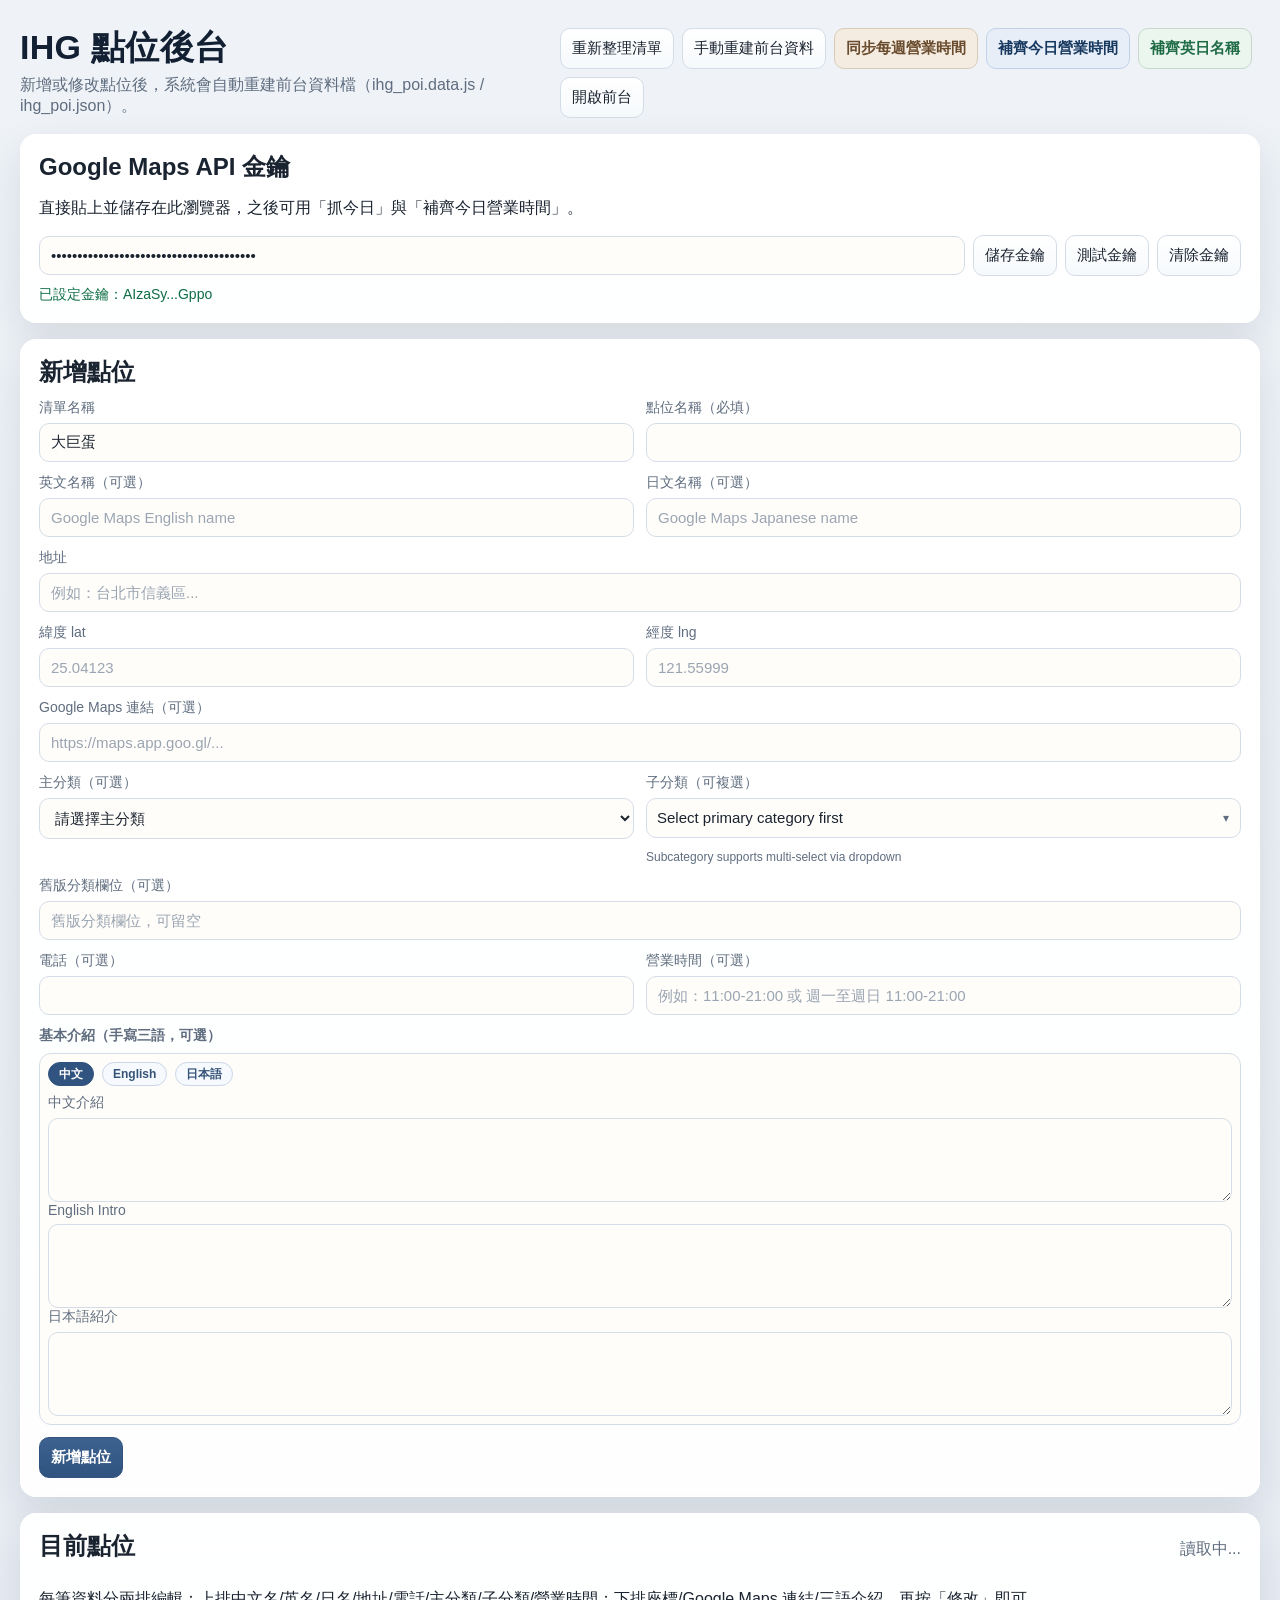
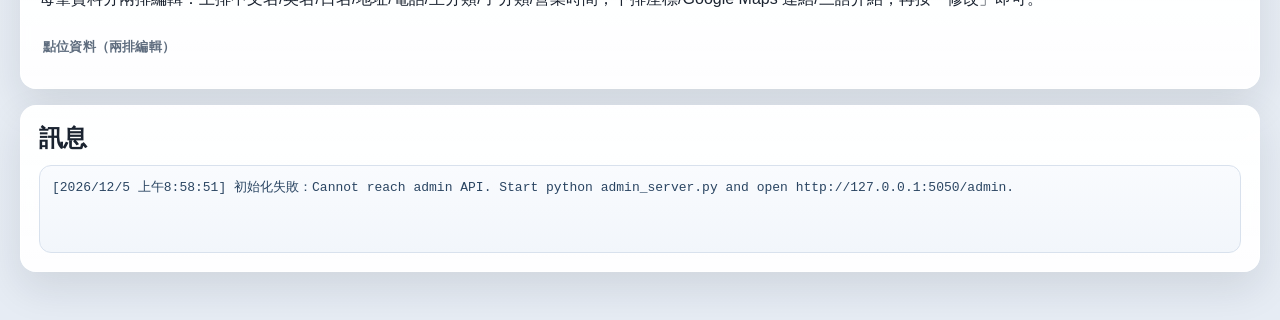
<file: admin/index.html>
﻿<!DOCTYPE html>
<html lang="zh-Hant">
  <head>
    <meta charset="UTF-8" />
    <meta name="viewport" content="width=device-width, initial-scale=1.0" />
    <title>IHG 點位後台</title>
    <link rel="stylesheet" href="./admin.css?v=20260501-1" />
  </head>
  <body>
    <main class="wrap">
      <header class="head">
        <div>
          <h1>IHG 點位後台</h1>
          <p>新增或修改點位後，系統會自動重建前台資料檔（ihg_poi.data.js / ihg_poi.json）。</p>
        </div>
        <div class="head-actions">
          <button id="reload-btn" type="button">重新整理清單</button>
          <button id="rebuild-btn" type="button">手動重建前台資料</button>
          <button id="sync-weekly-btn" type="button">同步每週營業時間</button>
          <button id="fill-missing-hours-btn" type="button">補齊今日營業時間</button>
          <button id="fill-missing-names-btn" type="button">補齊英日名稱</button>
          <a class="link-btn" href="../index.html" target="_blank" rel="noreferrer">開啟前台</a>
        </div>
      </header>

      <section class="card">
        <h2>Google Maps API 金鑰</h2>
        <p>直接貼上並儲存在此瀏覽器，之後可用「抓今日」與「補齊今日營業時間」。</p>
        <div class="api-key-row">
          <input id="gmaps-api-key" type="password" autocomplete="off" placeholder="請貼上 Google Maps API Key（AIza...）" />
          <button id="save-api-key-btn" type="button">儲存金鑰</button>
          <button id="test-api-key-btn" type="button">測試金鑰</button>
          <button id="clear-api-key-btn" type="button">清除金鑰</button>
        </div>
        <p id="api-key-hint" class="api-key-hint">尚未設定金鑰</p>
      </section>

      <section class="card">
        <h2>新增點位</h2>
        <form id="place-form" class="grid">
          <label>
            清單名稱
            <input id="list-name" name="list_name" value="大巨蛋" />
          </label>
          <label>
            點位名稱（必填）
            <input id="name" name="name" required />
          </label>
          <label>
            英文名稱（可選）
            <input id="name-en" name="name_en" placeholder="Google Maps English name" />
          </label>
          <label>
            日文名稱（可選）
            <input id="name-ja" name="name_ja" placeholder="Google Maps Japanese name" />
          </label>
          <label class="full">
            地址
            <input id="address" name="address" placeholder="例如：台北市信義區..." />
          </label>
          <label>
            緯度 lat
            <input id="lat" name="lat" placeholder="25.04123" />
          </label>
          <label>
            經度 lng
            <input id="lng" name="lng" placeholder="121.55999" />
          </label>
          <label class="full">
            Google Maps 連結（可選）
            <input id="maps-url" name="maps_url" placeholder="https://maps.app.goo.gl/..." />
          </label>
          <label>
            主分類（可選）
            <select id="primary-category" name="primary_category">
              <option value="">請選擇主分類</option>
              <option value="餐飲">餐飲</option>
              <option value="景點">景點</option>
              <option value="交通">交通</option>
              <option value="商店">商店</option>
              <option value="其他設施">其他設施</option>
            </select>
          </label>
          <label>
            子分類（可複選）
            <div class="check-dropdown js-subcategory-dropdown" data-placeholder="Select subcategories"></div>
            <select id="subcategory" name="subcategory" class="native-multi-select" multiple size="6">
              <option value="" disabled>請先選主分類</option>
            </select>
            <small class="field-hint">Subcategory supports multi-select via dropdown</small>
          </label>
          <label class="full">
            舊版分類欄位（可選）
            <input id="category" name="category" placeholder="舊版分類欄位，可留空" />
          </label>
          <label>
            電話（可選）
            <input id="phone" name="phone" />
          </label>
          <label>
            營業時間（可選）
            <input id="opening-hours" name="opening_hours" placeholder="例如：11:00-21:00 或 週一至週日 11:00-21:00" />
          </label>
          <div class="full">
            <span class="field-title">基本介紹（手寫三語，可選）</span>
            <div class="notes-editor js-notes-editor" data-default-lang="zh">
              <div class="notes-editor__tabs">
                <button type="button" class="notes-tab js-notes-tab" data-lang="zh">中文</button>
                <button type="button" class="notes-tab js-notes-tab" data-lang="en">English</button>
                <button type="button" class="notes-tab js-notes-tab" data-lang="ja">日本語</button>
              </div>
              <div class="notes-editor__panes">
                <label class="notes-pane js-notes-pane" data-lang="zh">
                  中文介紹
                  <textarea id="notes-zh" name="notes_zh" rows="3"></textarea>
                </label>
                <label class="notes-pane js-notes-pane" data-lang="en">
                  English Intro
                  <textarea id="notes-en" name="notes_en" rows="3"></textarea>
                </label>
                <label class="notes-pane js-notes-pane" data-lang="ja">
                  日本語紹介
                  <textarea id="notes-ja" name="notes_ja" rows="3"></textarea>
                </label>
              </div>
            </div>
          </div>
          <div class="full actions">
            <button type="submit">新增點位</button>
          </div>
        </form>
      </section>

      <section class="card">
        <div class="row">
          <h2>目前點位</h2>
          <p id="count-text">讀取中...</p>
        </div>
        <p>每筆資料分兩排編輯：上排中文名/英名/日名/地址/電話/主分類/子分類/營業時間；下排座標/Google Maps 連結/三語介紹，再按「修改」即可。</p>
        <div class="table-wrap">
          <table>
            <thead>
              <tr>
                <th>點位資料（兩排編輯）</th>
              </tr>
            </thead>
            <tbody id="place-body"></tbody>
          </table>
        </div>
      </section>

      <section class="card">
        <h2>訊息</h2>
        <pre id="log" class="log"></pre>
      </section>
    </main>

    <script src="../google-maps-config.js?v=20260425-4"></script>
    <script>
      window.ADMIN_API_ORIGIN = "https://ihg-admin-api.spider10632.workers.dev";
    </script>
    <script src="./admin.js?v=20260501-2"></script>
  </body>
</html>
</file>
<file: admin/admin.css>
:root {
  color-scheme: light;
  --bg: #ebf0f5;
  --bg-warm: #f4ede2;
  --bg-cool: #e2ebf7;
  --card: rgba(255, 255, 255, 0.94);
  --card-soft: #f5f8fb;
  --ink: #1a2330;
  --muted: #5f6d7f;
  --line: #d4dce7;
  --line-strong: #b9c6d8;
  --brand: #30537f;
  --brand-soft: #e7eef8;
  --brand-ink: #17395f;
  --accent: #896844;
  --accent-soft: #f4ebe1;
  --danger: #b42318;
  --danger-soft: #fdf1f1;
  --focus-border: #839fc2;
  --focus-ring: rgba(48, 83, 127, 0.16);
  --shadow: 0 16px 40px rgba(21, 31, 45, 0.11);
  --shadow-soft: 0 8px 24px rgba(21, 31, 45, 0.07);
}

* {
  box-sizing: border-box;
}

html,
body {
  overflow-x: hidden;
}

body {
  margin: 0;
  font-family: "Noto Sans TC", "Segoe UI", "Microsoft JhengHei", sans-serif;
  color: var(--ink);
  background:
    radial-gradient(980px 520px at 8% -18%, var(--bg-warm) 0%, transparent 62%),
    radial-gradient(900px 520px at 92% -20%, var(--bg-cool) 0%, transparent 58%),
    linear-gradient(180deg, #eff3f8 0%, var(--bg) 45%, #e6ecf4 100%);
}

.wrap {
  max-width: 1320px;
  margin: 0 auto;
  padding: 28px 20px 32px;
}

.head {
  display: flex;
  justify-content: space-between;
  align-items: flex-start;
  gap: 16px;
  margin-bottom: 16px;
}

.head h1 {
  margin: 0 0 8px;
  font-size: 34px;
  line-height: 1.15;
  letter-spacing: 0.3px;
  color: #132033;
}

.head p {
  margin: 0;
  color: var(--muted);
}

.head-actions {
  display: flex;
  gap: 8px;
  flex-wrap: wrap;
}

.api-key-row {
  display: flex;
  gap: 8px;
  flex-wrap: wrap;
  align-items: center;
}

.api-key-row #gmaps-api-key {
  flex: 1 1 380px;
  min-width: 260px;
}

.api-key-hint {
  margin: 10px 0 0;
  font-size: 14px;
  color: var(--muted);
}

.api-key-hint--ok {
  color: #0c6c45;
}

.api-key-hint--error {
  color: var(--danger);
}

#fill-missing-hours-btn {
  border-color: #c1d1ea;
  background: var(--brand-soft);
  color: var(--brand-ink);
  font-weight: 700;
}

#fill-missing-names-btn {
  border-color: #c6d8cc;
  background: #eaf6ee;
  color: #1f6b45;
  font-weight: 700;
}

#sync-weekly-btn {
  border-color: #d8ccb9;
  background: var(--accent-soft);
  color: #6a4c2e;
  font-weight: 700;
}

#sync-weekly-btn:hover {
  border-color: #d8c8b3;
  background: #f1e6d8;
}

#fill-missing-hours-btn:hover {
  border-color: #b1c4de;
  background: #dde8f6;
}

#fill-missing-names-btn:hover {
  border-color: #b8d4c2;
  background: #def0e5;
}

#sync-weekly-btn:disabled,
#fill-missing-hours-btn:disabled,
#fill-missing-names-btn:disabled {
  opacity: 0.62;
  cursor: not-allowed;
}

.card {
  background: linear-gradient(180deg, rgba(255, 255, 255, 0.97) 0%, var(--card) 100%);
  border: 1px solid rgba(255, 255, 255, 0.85);
  border-radius: 16px;
  padding: 18px;
  margin-bottom: 16px;
  box-shadow: var(--shadow);
  backdrop-filter: blur(6px);
}

.card h2 {
  margin: 0 0 12px;
  font-size: 24px;
  line-height: 1.2;
}

.grid {
  display: grid;
  grid-template-columns: 1fr 1fr;
  gap: 12px;
}

.grid label {
  display: flex;
  flex-direction: column;
  gap: 6px;
  font-size: 14px;
  color: var(--muted);
}

.field-title {
  display: block;
  margin-bottom: 8px;
  font-size: 14px;
  font-weight: 700;
  color: var(--muted);
}

.full {
  grid-column: 1 / -1;
}

input,
select,
textarea,
button,
.link-btn {
  border: 1px solid var(--line);
  border-radius: 10px;
  padding: 10px 11px;
  font-size: 15px;
  font-family: inherit;
  transition: border-color 0.18s ease, background-color 0.18s ease, box-shadow 0.18s ease, transform 0.12s ease;
}

input,
select,
textarea {
  background: #fffdf9;
  color: var(--ink);
}

input::placeholder,
textarea::placeholder {
  color: #9aa5b3;
}

input:focus,
select:focus,
textarea:focus {
  border-color: var(--focus-border);
  box-shadow: 0 0 0 3px var(--focus-ring);
  outline: 0;
}

button,
.link-btn {
  cursor: pointer;
  background: linear-gradient(180deg, #ffffff 0%, #f6f9fc 100%);
  color: var(--ink);
}

.link-btn {
  display: inline-flex;
  align-items: center;
  justify-content: center;
  color: var(--ink);
  text-decoration: none;
}

button:hover,
.link-btn:hover {
  border-color: var(--line-strong);
  box-shadow: var(--shadow-soft);
  transform: translateY(-1px);
}

.actions {
  display: flex;
  justify-content: flex-start;
}

.actions button {
  background: linear-gradient(180deg, #3d6290 0%, var(--brand) 100%);
  color: #fff;
  border-color: var(--brand);
  font-weight: 700;
}

.actions button:hover {
  filter: brightness(0.98);
  transform: translateY(-1px);
}

.row {
  display: flex;
  justify-content: space-between;
  gap: 10px;
  align-items: baseline;
}

.row p {
  margin: 0;
  color: var(--muted);
}

.table-wrap {
  overflow: visible;
}

.table-wrap table {
  width: 100%;
  min-width: 0;
  border-collapse: separate;
  border-spacing: 0 12px;
  table-layout: fixed;
}

thead th {
  color: var(--muted);
  font-weight: 700;
  font-size: 13px;
  letter-spacing: 0.2px;
  padding: 0 4px 2px;
  text-align: left;
}

tbody tr td {
  border: 1px solid #d9e0ea;
  border-radius: 14px;
  background: linear-gradient(180deg, rgba(255, 255, 255, 0.95) 0%, rgba(251, 253, 255, 0.92) 100%);
  box-shadow: var(--shadow-soft);
  padding: 14px;
}

.mini-btn {
  padding: 8px 13px;
  font-size: 13px;
  border: 1px solid #bacce4;
  background: linear-gradient(180deg, #f4f8fe 0%, var(--brand-soft) 100%);
  color: var(--brand-ink);
  border-radius: 10px;
  cursor: pointer;
  white-space: nowrap;
  line-height: 1.2;
  min-width: 64px;
  font-weight: 700;
}

.mini-btn:hover {
  border-color: #a8c0df;
  background: #e1ebf8;
  transform: translateY(-1px);
}

.mini-btn:disabled {
  opacity: 0.62;
  cursor: not-allowed;
}

.mini-btn--danger {
  border-color: #e5baba;
  color: var(--danger);
  background: linear-gradient(180deg, #fff9f9 0%, var(--danger-soft) 100%);
}

.mini-btn--danger:hover {
  border-color: #deaaaa;
  background: #fceaea;
}

.mini-btn--ghost {
  border-color: var(--line);
  background: #f8fafd;
  color: #4a607e;
}

.mini-btn--ghost:hover {
  border-color: var(--line-strong);
  background: #eff4fa;
}

.place-editor {
  display: flex;
  flex-direction: column;
  gap: 12px;
}

.editor-row {
  display: flex;
  flex-wrap: wrap;
  gap: 12px;
  align-items: end;
}

.editor-id {
  display: flex;
  flex-direction: column;
  gap: 4px;
  align-self: stretch;
  justify-content: center;
  padding: 9px 10px;
  background: var(--card-soft);
  border: 1px dashed #c6cfdd;
  border-radius: 10px;
  flex: 0 0 86px;
  min-height: 74px;
}

.editor-id strong {
  font-size: 28px;
  line-height: 1;
  letter-spacing: 0.4px;
}

.editor-field,
.editor-meta {
  display: flex;
  flex-direction: column;
  gap: 4px;
  min-width: 0;
}

.editor-row--top .editor-field--name {
  flex: 1.5 1 220px;
}

.editor-row--top .editor-field--name-en {
  flex: 1.4 1 220px;
}

.editor-row--top .editor-field--name-ja {
  flex: 1.4 1 220px;
}

.editor-row--top .editor-field--address {
  flex: 2.2 1 300px;
}

.editor-row--top .editor-field--phone {
  flex: 1.1 1 170px;
}

.editor-row--top .editor-field--primary {
  flex: 1.1 1 170px;
}

.editor-row--top .editor-field--subcategory {
  flex: 1.1 1 170px;
}

.editor-row--top .editor-field--hours {
  flex: 1.2 1 200px;
}

.editor-row--bottom .editor-field--lat,
.editor-row--bottom .editor-field--lng {
  flex: 0.8 1 130px;
}

.editor-row--bottom .editor-field--map-url {
  flex: 1.7 1 290px;
}

.editor-row--bottom .editor-field--notes {
  flex: 1.9 1 330px;
}

.editor-label {
  font-size: 12px;
  color: var(--muted);
  line-height: 1.2;
  font-weight: 700;
  letter-spacing: 0.2px;
}

.inline-input,
.inline-select,
.inline-textarea {
  width: 100%;
  min-width: 0;
  padding: 8px 9px;
  border: 1px solid var(--line);
  border-radius: 10px;
  font-size: 14px;
  font-family: inherit;
  background: #fffdf9;
}

.inline-textarea {
  min-height: 68px;
  resize: vertical;
}

.inline-select--multi,
select[multiple].inline-select {
  min-height: 112px;
  padding-top: 6px;
  padding-bottom: 6px;
}

.native-multi-select {
  position: absolute !important;
  width: 1px !important;
  height: 1px !important;
  margin: 0 !important;
  padding: 0 !important;
  border: 0 !important;
  opacity: 0 !important;
  pointer-events: none !important;
}

.check-dropdown {
  position: relative;
  width: 100%;
}

.check-dropdown__trigger {
  width: 100%;
  min-height: 40px;
  border: 1px solid var(--line);
  border-radius: 10px;
  padding: 9px 34px 9px 10px;
  background: #fffdf9;
  color: var(--ink);
  text-align: left;
  line-height: 1.35;
  cursor: pointer;
  position: relative;
}

.check-dropdown__trigger::after {
  content: "\25BE";
  position: absolute;
  right: 11px;
  top: 50%;
  transform: translateY(-50%);
  color: var(--muted);
  font-size: 12px;
  transition: transform 0.15s ease;
}

.check-dropdown.is-open .check-dropdown__trigger {
  border-color: var(--focus-border);
  box-shadow: 0 0 0 3px var(--focus-ring);
}

.check-dropdown.is-open .check-dropdown__trigger::after {
  transform: translateY(-50%) rotate(180deg);
}

.check-dropdown__panel {
  display: none;
  position: absolute;
  top: calc(100% + 6px);
  left: 0;
  right: 0;
  max-height: 240px;
  overflow: auto;
  border: 1px solid var(--line);
  border-radius: 10px;
  background: #fffcf8;
  box-shadow: 0 16px 30px rgba(19, 40, 73, 0.16);
  padding: 8px;
  z-index: 50;
  grid-template-columns: repeat(3, minmax(110px, 1fr));
  gap: 6px 8px;
  align-content: start;
}

.check-dropdown.is-open .check-dropdown__panel {
  display: grid;
}

.check-dropdown__panel label.check-dropdown__item {
  display: flex;
  flex-direction: row;
  align-items: center;
  gap: 8px;
  border-radius: 8px;
  padding: 6px 8px;
  font-size: 14px;
  color: var(--ink);
  cursor: pointer;
  margin: 0;
  min-height: 34px;
}

.check-dropdown__item:hover {
  background: #eef4fb;
}

.check-dropdown__item input[type="checkbox"] {
  width: 16px;
  height: 16px;
  margin: 0;
}

.check-dropdown__empty {
  color: var(--muted);
  font-size: 13px;
  padding: 4px 2px;
  grid-column: 1 / -1;
}

.field-hint {
  display: block;
  margin-top: 6px;
  font-size: 12px;
  color: var(--muted);
  line-height: 1.3;
}

.notes-editor {
  border: 1px solid var(--line);
  border-radius: 12px;
  background: #fffdf9;
  padding: 8px;
}

.notes-editor__tabs {
  display: flex;
  gap: 8px;
  flex-wrap: wrap;
  margin-bottom: 8px;
}

.notes-tab {
  border: 1px solid #cbd7e8;
  background: #f6f9fe;
  color: #355378;
  border-radius: 999px;
  padding: 5px 10px;
  font-size: 12px;
  font-weight: 700;
  line-height: 1;
}

.notes-tab:hover {
  border-color: #b7c9e2;
  background: #edf3fc;
}

.notes-tab.is-active {
  border-color: var(--brand);
  background: var(--brand);
  color: #fff;
}

.notes-pane {
  display: none;
  flex-direction: column;
  gap: 6px;
  font-size: 12px;
  color: var(--muted);
}

.notes-pane.is-active {
  display: flex;
}

.notes-pane .inline-textarea,
.notes-pane textarea {
  min-height: 84px;
}

.inline-input:focus,
.inline-select:focus,
.inline-textarea:focus {
  border-color: var(--focus-border);
  box-shadow: 0 0 0 3px var(--focus-ring);
  outline: 0;
}

.editor-meta {
  font-size: 12px;
  background: var(--card-soft);
  border: 1px solid var(--line);
  border-radius: 10px;
  padding: 8px 10px;
  min-height: 68px;
  justify-content: center;
}

.editor-meta--map {
  flex: 0.8 1 120px;
}

.editor-meta--updated {
  flex: 1 1 200px;
}

.editor-meta a {
  font-weight: 700;
  color: var(--brand);
  text-decoration: none;
}

.editor-meta a:hover {
  text-decoration: underline;
}

.meta-placeholder {
  color: var(--muted);
}

.row-actions {
  display: flex;
  gap: 8px;
  flex-wrap: wrap;
  justify-content: flex-end;
  align-items: center;
  margin-left: auto;
}

.log {
  margin: 0;
  white-space: pre-wrap;
  color: #2a4562;
  background: linear-gradient(180deg, #f9fbfe 0%, #f2f6fb 100%);
  border: 1px solid #d8e1ed;
  border-radius: 12px;
  padding: 12px;
  min-height: 88px;
}

@media (max-width: 1280px) {
  .row-actions {
    width: 100%;
    justify-content: flex-end;
    margin-left: 0;
  }
}

@media (max-width: 920px) {
  .wrap {
    padding: 18px 12px 24px;
  }

  .head {
    flex-direction: column;
  }

  .grid {
    grid-template-columns: 1fr;
  }

  .editor-id,
  .editor-row--top .editor-field,
  .editor-row--bottom .editor-field,
  .editor-row--bottom .editor-meta {
    flex: 1 1 100%;
  }

  .row-actions {
    justify-content: flex-start;
    margin-left: 0;
  }

  .check-dropdown__panel {
    grid-template-columns: repeat(2, minmax(120px, 1fr));
    max-height: 220px;
  }
}

@media (max-width: 560px) {
  .check-dropdown__panel {
    grid-template-columns: 1fr;
    max-height: 200px;
  }
}
</file>
